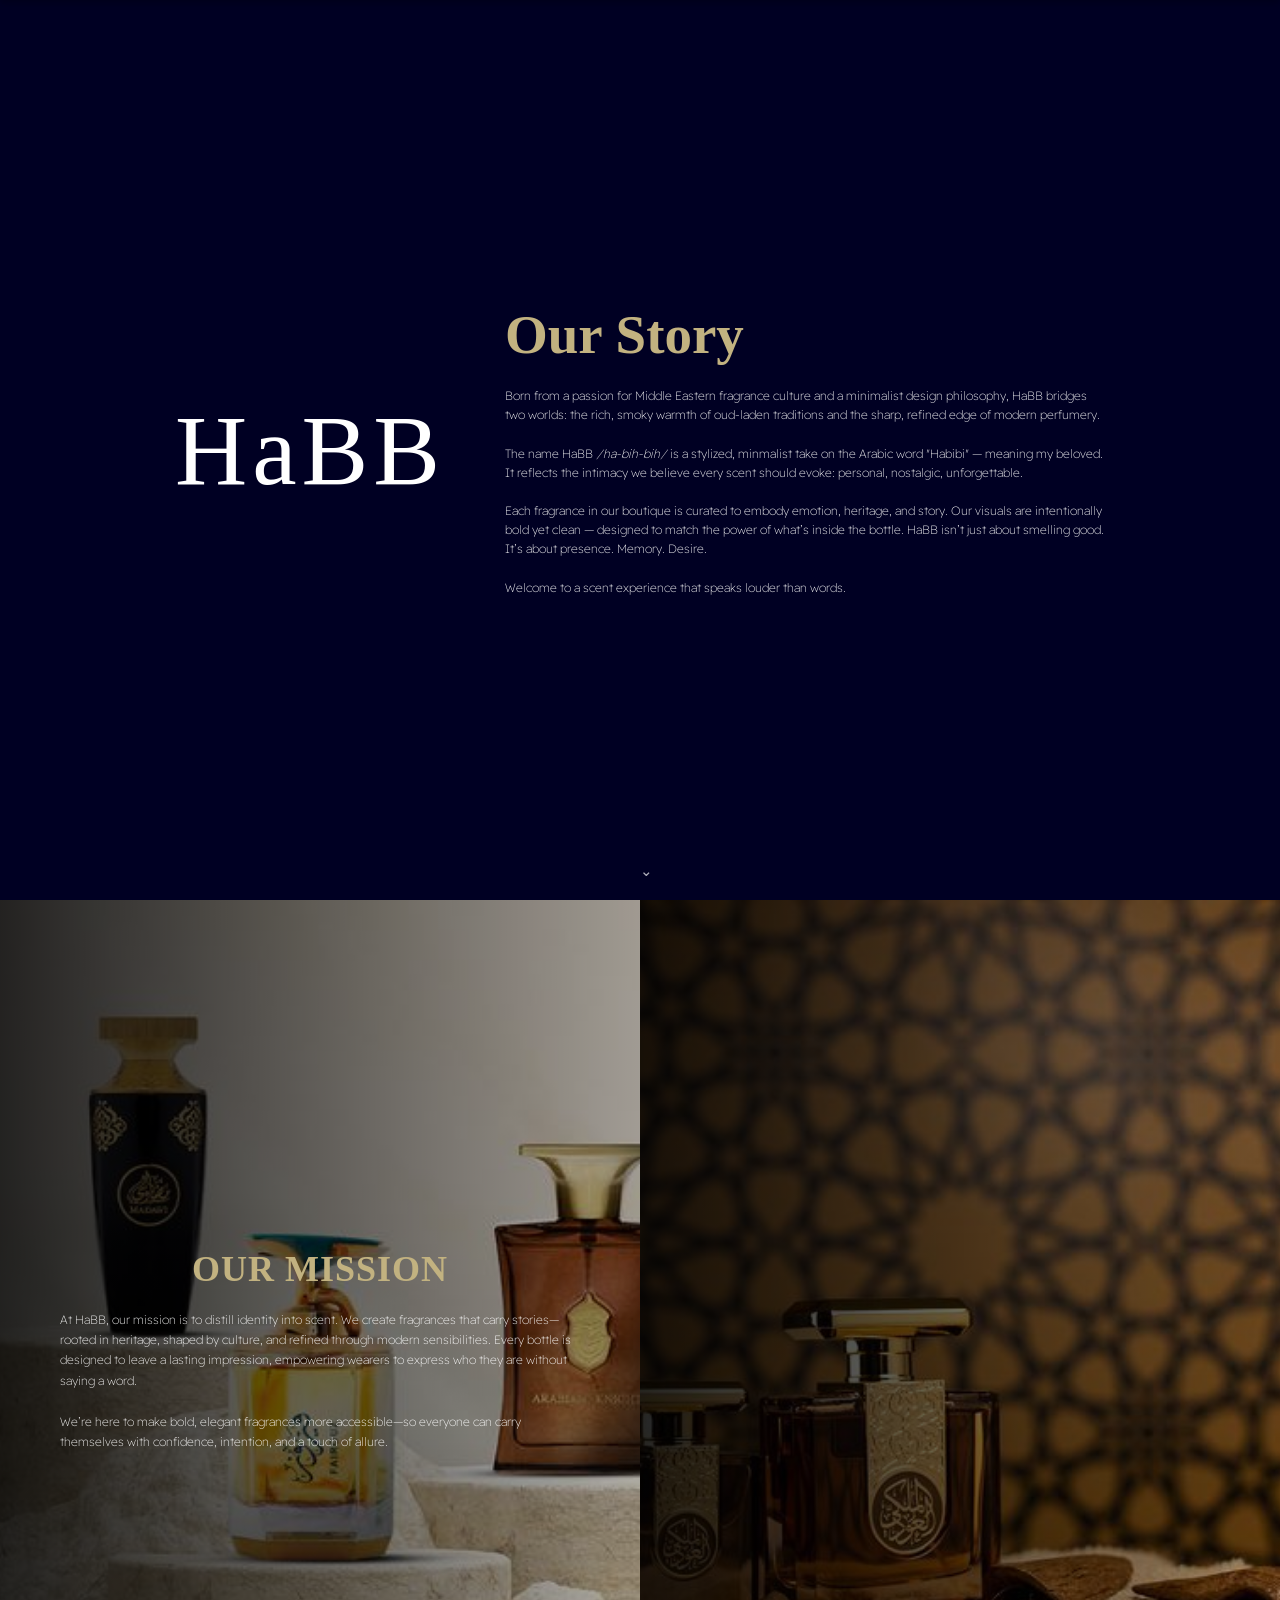
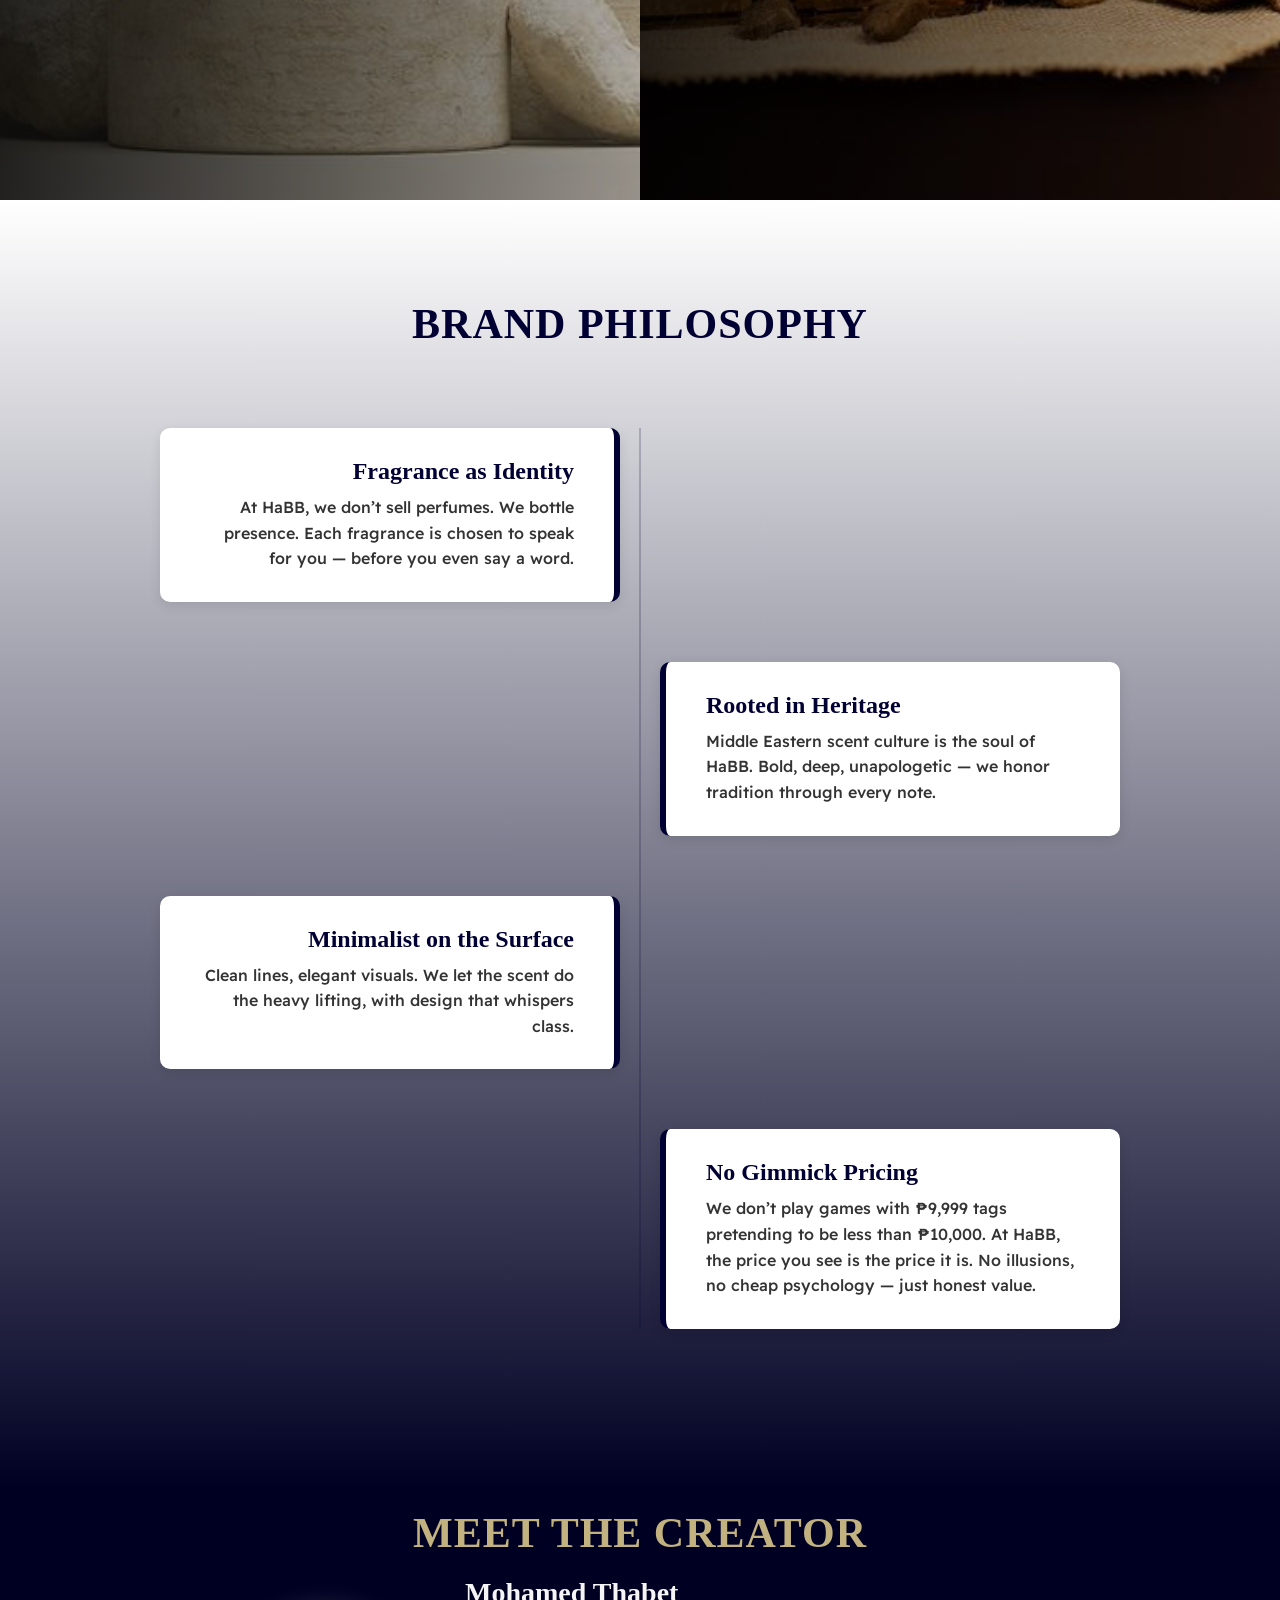
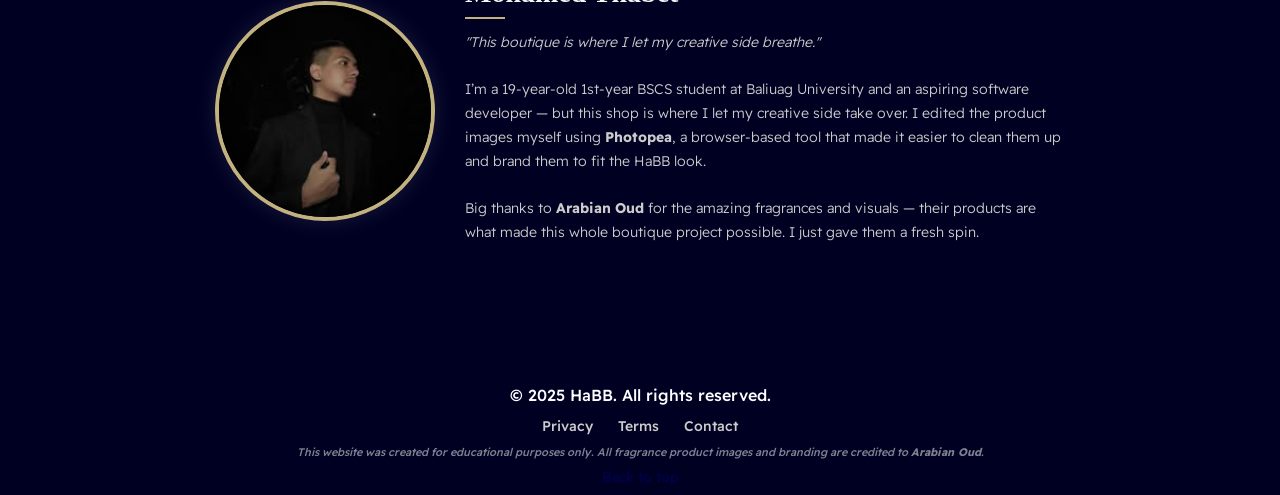
<file: about.html>
<!DOCTYPE html>
<html lang="en">

<head>
    <meta charset="UTF-8" />
    <meta name="viewport" content="width=device-width, initial-scale=1.0" />
    <link rel="icon" type="image/png" sizes="32x32" href="favicon-32x32.png">
    <link rel="icon" type="image/png" sizes="16x16" href="favicon-16x16.png">
    <title>About Us - HaBB</title>
    <link href="https://fonts.cdnfonts.com/css/theano-didot" rel="stylesheet" />
    <link href="https://fonts.googleapis.com/css2?family=Readex+Pro:wght@100;400;500;700&display=swap" rel="stylesheet">
    <link rel="stylesheet" href="nav.css" />
    <link rel="stylesheet" href="footer.css" />
    <style>
        body {
            font-family: 'Readex Pro', sans-serif;
            font-weight: 500;
            margin: 0;
            padding: 0;
            background-color: #000023;
            color: #333;
        }

        #navbar {
            position: fixed;
            top: 0;
            width: 100%;
            z-index: 1000;
            transform: translateY(-100%);
            transition: transform 0.3s ease;
        }

        #navbar.visible {
            transform: translateY(0);
        }

        .nav-reveal-zone {
            position: fixed;
            top: 0;
            left: 0;
            height: 10px;
            width: 100%;
            z-index: 999;
        }

        .our-story-animated-banner {
            width: 100%;
            height: 100vh;
            background-color: #000023;
            display: flex;
            align-items: center;
            justify-content: center;
            overflow: hidden;
            position: relative;
            z-index: 5;
        }

        .story-inner {
            display: flex;
            align-items: center;
            gap: 60px;
            padding: 40px;
            max-width: 1200px;
            opacity: 0;
            animation: fadeInWrapper 1s ease forwards;
            animation-delay: 0.2s;
        }

        .story-logo-text {
            font-family: 'Theano Didot', serif;
            font-size: 100px;
            font-style: normal;
            font-weight: 100;
            color: white;
            letter-spacing: 5px;
            opacity: 0;
            animation: fadeInLeft 1.5s ease forwards;
            animation-delay: 1s;
        }

        .story-text-container {
            color: white;
            max-width: 600px;
            text-align: left;
        }

        .story-heading {
            font-size: 55px;
            margin-bottom: 20px;
            opacity: 0;
            animation: fadeInRight 1.5s ease forwards;
            animation-delay: 2s;
        }

        .story-description {
            font-size: 12px;
            font-weight: 100;
            line-height: 1.6;
            opacity: 0;
            animation: fadeInUp 1.5s ease forwards;
            animation-delay: 2.5s;
        }

        .scroll-down {
            position: absolute;
            bottom: 20px;
            left: 50%;
            transform: translateX(-50%);
            z-index: 20;
            cursor: pointer;
            opacity: 0;
            font-size: 15px;
            color: #fff;
            animation-delay: 3s;
            transition: opacity 0.5s ease;
        }

        .scroll-down.visible {
            animation: scrollArrowEnter 1.5s ease forwards, bounce 1.5s infinite;
            opacity: 0.7;
            pointer-events: auto;
        }

        .scroll-down.hidden {
            opacity: 0 !important;
            pointer-events: none;
        }

        @keyframes bounce {

            0%,
            100% {
                transform: translateX(-50%) translateY(0);
            }

            50% {
                transform: translateX(-50%) translateY(10px);
            }
        }

        @keyframes fadeInWrapper {
            from {
                opacity: 0;
            }

            to {
                opacity: 1;
            }
        }

        @keyframes fadeInLeft {
            from {
                transform: translateX(-60px);
                opacity: 0;
            }

            to {
                transform: translateX(0);
                opacity: 1;
            }
        }

        @keyframes fadeInRight {
            from {
                transform: translateX(-60px);
                opacity: 0;
            }

            to {
                transform: translateX(0);
                opacity: 1;
            }
        }

        @keyframes fadeInUp {
            from {
                transform: translateY(40px);
                opacity: 0;
            }

            to {
                transform: translateY(0);
                opacity: 1;
            }
        }

        @keyframes scrollArrowEnter {
            from {
                transform: translateY(-40px);
                opacity: 0;
            }

            to {
                transform: translateY(0);
                opacity: 0.7;
            }
        }

        .mission-vision-section {
            display: flex;
            flex-direction: row;
        }

        .split {
            background-color: #000023;
            width: 100%;
            height: 100vh;
            background-size: cover;
            background-position: center;
            position: relative;
            display: flex;
            align-items: center;
            justify-content: center;
            text-align: left;
        }

        .left-side {
            background-image: linear-gradient(to right, rgba(0, 0, 0, 0.85), rgba(0, 0, 0, 0.3)), url('assets/AboutUsMission.jpg');
        }

        .right-side {
            background-image: linear-gradient(to right, rgba(0, 0, 0, 0.85), rgba(0, 0, 0, 0.3)), url('assets/AboutUsVision.jpg');
        }

        .overlay-content {
            border-radius: 0;
            padding: 60px;
            width: 100%;
            height: 100%;
            color: white;
            opacity: 0;
            transform: translateY(20px);
            display: flex;
            align-items: center;
            justify-content: center;
            flex-direction: column;
            text-align: left;
        }

        .overlay-content h2 {
            font-size: 36px;
            margin-bottom: 20px;
            font-weight: 600;
            letter-spacing: 1px;
            text-transform: uppercase;
        }

        .overlay-content p {
            font-weight: 100;
            font-size: 12px;
            line-height: 1.7;
        }

        .overlay-content h2,
        .overlay-content p {
            opacity: 0;
            transform: translateY(20px);
            transition: opacity 0.6s ease, transform 0.6s ease;
        }

        .overlay-content.visible {
            opacity: 1;
            transform: translateY(0);
            transition: opacity 0.6s ease, transform 0.6s ease;
        }

        .overlay-content .visible,
        .overlay-content h2.visible,
        .overlay-content p.visible {
            opacity: 1;
            transform: translateY(0);
        }

        h1,
        h2,
        h3 {
            color: #C2B280;
            font-family: 'Theano Didot', serif;
        }

        .brand-philosophy-section {
            padding: 100px 20px;
            background: linear-gradient(to top, #000023 0%, #ffffff 100%);
            position: relative;
        }

        .philosophy-title {
            text-align: center;
            font-size: 42px;
            color: #000033;
            margin-bottom: 80px;
            text-transform: uppercase;
            letter-spacing: 1px;
        }

        .timeline {
            position: relative;
            max-width: 1000px;
            margin: auto;
            padding: 0 20px;
        }

        .timeline::before {
            content: '';
            position: absolute;
            top: 0;
            bottom: 0;
            left: 50%;
            width: 2px;
            background: rgba(0, 0, 51, 0.2);
            transform: translateX(-50%);
        }

        .timeline-item {
            position: relative;
            width: 100%;
            display: flex;
            justify-content: flex-end;
            margin-bottom: 60px;
            opacity: 0;
            transform: translateY(20px);
            transition: all 0.7s ease-out;
        }

        .timeline-item.left {
            justify-content: flex-start;
        }

        .timeline-content {
            background-color: white;
            padding: 30px 40px;
            border-radius: 10px;
            max-width: 460px;
            box-shadow: 0 4px 12px rgba(0, 0, 0, 0.1);
        }

        .timeline-item.left .timeline-content {
            border-right: 6px solid #000033;
            text-align: right;
        }

        .timeline-item.right .timeline-content {
            border-left: 6px solid #000033;
        }

        .timeline-content h3 {
            margin-top: 0;
            font-size: 24px;
            margin-bottom: 10px;
            color: #000033;
        }

        .timeline-content p {
            font-size: 16px;
            line-height: 1.6;
            color: #333;
        }

        .timeline-item.in-view {
            opacity: 1;
            transform: translateY(0);
        }

        .meet-creator-section {
            display: flex;
            align-items: center;
            justify-content: center;
            gap: 40px;
            padding: 20px 40px;
            padding-bottom: 100px;
            background-color: #000023;
            color: #EAEAEA;
            flex-wrap: wrap;
        }

        .creator-photo {
            width: 220px;
            height: 220px;
            border-radius: 50%;
            object-fit: cover;
            border: 4px solid #C2B280;
            box-shadow: 0 0 20px rgba(255, 255, 255, 0.1);
        }

        .creator-bio {
            max-width: 600px;
        }

        .creator-bio h3 {
            font-size: 28px;
            font-family: 'Theano Didot', serif;
            color: #F5F5F5;
            margin-bottom: 12px;
        }

        .creator-bio p {
            font-size: 14px;
            line-height: 1.7;
            font-weight: 300;
            color: #ccc;
        }

        .creator-bio h3::after {
            content: '';
            display: block;
            width: 40px;
            height: 2px;
            background-color: #C2B280;
            margin-top: 8px;
        }

        .meet-creator-title {
            text-align: center;
            font-size: 42px;
            color: #C2B280;
            background-color: #000023;
            text-transform: uppercase;
            letter-spacing: 1px;
            padding-top: 20px;
        }

        .meet-creator-section {
            display: flex;
            align-items: center;
            gap: 30px;
            flex-wrap: wrap;
        }

        .meet-creator-photo,
        .meet-creator-text {
            opacity: 0;
            transform: translateY(30px);
            transition: opacity 0.7s ease, transform 0.7s ease;
        }

        .meet-creator-photo.in-view,
        .meet-creator-text.in-view {
            opacity: 1;
            transform: translateY(0);
        }
    </style>
</head>

<body>
    <header>
        <div class="nav-reveal-zone"></div>
        <nav id="navbar">
            <div class="nav-left">
                <a href="index.html">Home</a>

                <div class="drawer-wrapper">
                    <a href="shop.html" class="drawer-trigger">Shop</a>
                </div>
                <div class="drawer horizontal-drawer shop-drawer">
                    <a href="shop.html?category=all">All</a>
                    <a href="shop.html?category=best">Best Sellers</a>
                    <a href="shop.html?category=new">New Arrivals</a>
                </div>

                <div class="drawer-wrapper">
                    <a href="about.html" class="drawer-trigger">About</a>
                </div>
                <div class="drawer horizontal-drawer about-drawer">
                    <a href="about.html">About Us</a>
                    <a href="contact.html">Visit Us</a>
                    <a href="privacy.html">Privacy</a>
                    <a href="terms.html">Terms</a>
                </div>
            </div>

            <div class="nav-center">
                <a href="index.html">
                    <img src="assets/HaBBLogoWhite.png" alt="HaBB Logo" class="logo" />
                </a>
            </div>
        </nav>
    </header>

    <main>
        <section class="our-story-animated-banner">
            <div class="story-inner">
                <h1 class="story-logo-text">HaBB</h1>
                <div class="story-text-container">
                    <h1 class="story-heading">Our Story</h1>
                    <p class="story-description">
                        Born from a passion for Middle Eastern fragrance culture and a minimalist design philosophy,
                        HaBB bridges two worlds: the rich, smoky warmth of oud-laden traditions and the sharp, refined
                        edge of modern perfumery. <br><br>

                        The name HaBB <i>/ha-bih-bih/</i> is a stylized, minmalist take on the Arabic word "Habibi" —
                        meaning my beloved. It
                        reflects the intimacy we believe every scent should evoke: personal, nostalgic,
                        unforgettable.<br><br>

                        Each fragrance in our boutique is curated to embody emotion, heritage, and story. Our visuals
                        are intentionally bold yet clean — designed to match the power of what’s inside the bottle. HaBB
                        isn’t just about smelling good. It’s about presence. Memory. Desire.<br><br>

                        Welcome to a scent experience that speaks louder than words.
                    </p>
                </div>
            </div>
            <div class="scroll-down"
                onclick="document.getElementById('featured').scrollIntoView({ behavior: 'smooth' });">
                ⌄
            </div>
        </section>

        <section class="mission-vision-section">
            <div class="split left-side">
                <div class="overlay-content">
                    <h2>Our Mission</h2>
                    <p>
                        At HaBB, our mission is to distill identity into scent. We create fragrances that carry
                        stories—rooted in heritage, shaped by culture, and refined through modern sensibilities. Every
                        bottle is designed to leave a lasting impression, empowering wearers to express who they are
                        without saying a word. <br><br>

                        We’re here to make bold, elegant fragrances more accessible—so everyone can carry themselves
                        with confidence, intention, and a touch of allure.
                    </p>
                </div>
            </div>
            <div class="split right-side">
                <div class="overlay-content">
                    <h2>Our Vision</h2>
                    <p>
                        We envision HaBB as a defining voice in modern perfumery—where storytelling and scent go hand in
                        hand. Our goal is to grow into a global name that represents more than fragrance: a lifestyle
                        grounded in depth, authenticity, and understated luxury.<br><br>

                        As we evolve, we aim to inspire a community that values both tradition and individuality, where
                        scent becomes a signature, not just an accessory.
                    </p>
                </div>
            </div>
        </section>

        <section class="brand-philosophy-section">
            <h2 class="philosophy-title">Brand Philosophy</h2>
            <div class="timeline">
                <div class="timeline-item left">
                    <div class="timeline-content">
                        <h3>Fragrance as Identity</h3>
                        <p>At HaBB, we don’t sell perfumes. We bottle presence. Each fragrance is chosen to speak for
                            you — before you even say a word.</p>
                    </div>
                </div>
                <div class="timeline-item right">
                    <div class="timeline-content">
                        <h3>Rooted in Heritage</h3>
                        <p>Middle Eastern scent culture is the soul of HaBB. Bold, deep, unapologetic — we honor
                            tradition through every note.</p>
                    </div>
                </div>
                <div class="timeline-item left">
                    <div class="timeline-content">
                        <h3>Minimalist on the Surface</h3>
                        <p>Clean lines, elegant visuals. We let the scent do the heavy lifting, with design that
                            whispers class.</p>
                    </div>
                </div>
                <div class="timeline-item right">
                    <div class="timeline-content">
                        <h3>No Gimmick Pricing</h3>
                        <p>We don’t play games with ₱9,999 tags pretending to be less than ₱10,000. At HaBB, the price
                            you see is the price it is. No illusions, no cheap psychology — just honest value.</p>
                    </div>
                </div>
            </div>
        </section>

        <section>
            <h2 class="meet-creator-title">Meet the Creator</h2>
            <div class="meet-creator-section">
                <img src="assets/about-me.jpg" alt="Creator Photo" class="creator-photo meet-creator-photo" />
                <div class="creator-bio meet-creator-text">
                    <h3>Mohamed Thabet</h3>
                    <p>
                        <em>"This boutique is where I let my creative side breathe."</em><br><br>
                        I’m a 19-year-old 1st-year BSCS student at Baliuag University and an aspiring software developer
                        — but
                        this shop is where I let my creative side take over. I edited the product images myself using
                        <strong>Photopea</strong>, a browser-based tool that made it easier to clean them up and brand
                        them to fit the HaBB look.<br><br>
                        Big thanks to <strong>Arabian Oud</strong> for the amazing fragrances and visuals — their
                        products are what made this whole boutique project possible. I just gave them a fresh spin.
                    </p>
                </div>
            </div>
        </section>
    </main>

    <footer class="footer">
        <div class="footer-content">
            <p>&copy; 2025 HaBB. All rights reserved.</p>
            <div class="footer-links">
                <a href="#">Privacy</a>
                <a href="#">Terms</a>
                <a href="contact.html">Contact</a>
            </div>
            <p class="disclaimer">
                This website was created for educational purposes only. All fragrance product images and branding
                are
                credited to <strong>Arabian Oud</strong>.
            </p>
            <button onclick="window.scrollTo({top: 0, behavior: 'smooth'})" class="back-to-top-btn">Back to
                top</button>
        </div>
    </footer>

    <script src="nav.js"></script>
    <script>
        //wait for site load
        document.addEventListener("DOMContentLoaded", () => {
            //show nav when mouse on top of site
            const navbar = document.getElementById('navbar');
            const revealZone = document.querySelector('.nav-reveal-zone');
            let hideTimeout;

            revealZone.addEventListener('mouseenter', () => {
                clearTimeout(hideTimeout); //clear hide timeout
                navbar.classList.add('visible'); //show navbar
            });

            navbar.addEventListener('mouseenter', () => {
                clearTimeout(hideTimeout); //clear hide timeout
            });

            navbar.addEventListener('mouseleave', () => {
                hideTimeout = setTimeout(() => {
                    navbar.classList.remove('visible'); //hide navbar
                }, 300); //delay
            });

            //mission and vision sections
            const missionSection = document.querySelector('.left-side .overlay-content');
            const visionSection = document.querySelector('.right-side .overlay-content');

            const h2Left = missionSection?.querySelector('h2'); //get h2 from mission
            const pLeft = missionSection?.querySelector('p'); //get p from mission
            const h2Right = visionSection?.querySelector('h2'); //get h2 from vision
            const pRight = visionSection?.querySelector('p'); //get p from vision

            if (h2Left && pLeft && h2Right && pRight) {
                const mvObserver = new IntersectionObserver((entries, observer) => {
                    entries.forEach(entry => {
                        if (entry.isIntersecting) {
                            const content = entry.target;
                            content.classList.add('visible'); //show section

                            //show mission content
                            if (content === missionSection) {
                                setTimeout(() => h2Left.classList.add('visible'), 0); //show h2
                                setTimeout(() => pLeft.classList.add('visible'), 600); //show p
                            }

                            //show vision content
                            if (content === visionSection) {
                                setTimeout(() => h2Right.classList.add('visible'), 1200); //show h2
                                setTimeout(() => pRight.classList.add('visible'), 1800); //show p
                            }

                            observer.unobserve(entry.target); //stop observing
                        }
                    });
                }, { threshold: 0.3 });

                mvObserver.observe(missionSection); //observe mission
                mvObserver.observe(visionSection); //observe vision
            }

            //scroll arrow
            const scrollArrow = document.querySelector('.scroll-down');
            let ticking = false;

            setTimeout(() => {
                scrollArrow.classList.add('visible'); //show arrow after 3s
            }, 3000);

            function handleScroll() {
                const currentScrollY = window.scrollY; //get scroll position
                ticking = false;

                if (currentScrollY > 50) {
                    scrollArrow.classList.remove('visible'); //hide arrow when go down
                    scrollArrow.classList.add('hidden');
                } else {
                    scrollArrow.classList.remove('hidden'); //show arrow when go up
                    scrollArrow.classList.add('visible');
                }
            }

            //timeline items
            const timelineObserver = new IntersectionObserver(entries => {
                entries.forEach(entry => {
                    if (entry.isIntersecting) {
                        entry.target.classList.add('in-view'); //add in-view class
                    }
                });
            }, { threshold: 0.2 });

            document.querySelectorAll('.timeline-item').forEach(item => {
                timelineObserver.observe(item); //observe each timeline item
            });

            window.addEventListener('scroll', () => {
                if (!ticking) {
                    window.requestAnimationFrame(handleScroll); //handle scroll
                    ticking = true;
                }
            });
        });

        //meet creator section
        const photo = document.querySelector('.meet-creator-photo'); //get photo
        const text = document.querySelector('.meet-creator-text'); //get text

        const creatorObserver = new IntersectionObserver(entries => {
            entries.forEach(entry => {
                if (entry.isIntersecting) {
                    photo.classList.add('in-view'); //show photo
                    setTimeout(() => text.classList.add('in-view'), 400); //show text after delay
                    creatorObserver.unobserve(entry.target); //stop observing
                }
            });
        }, { threshold: 0.3 });

        if (photo && text) {
            creatorObserver.observe(document.querySelector('.meet-creator-section')); //observe section
        }
    </script>
</body>

</html>
</file>
<file: nav.css>
* {
    margin: 0;
    padding: 0;
    box-sizing: border-box;
}

main {
    width: 100%;
    height: 100%;
    overflow-x: hidden;
    padding: 0;
    margin: 0;
    background: white;
}

nav {
    position: fixed;
    width: 100%;
    top: 0;
    z-index: 100;
    display: flex;
    justify-content: space-between;
    align-items: center;
    padding: 12px 24px;
    background-color: #000023;
    box-shadow: 0 4px 6px rgba(0, 0, 0, 0.2);
    transform: translateY(0);
}

.nav-left a {
    position: relative;
    display: inline-block;
    padding-bottom: 4px;
    transition: color 0.3s ease;
    color: white;
    text-decoration: none;
}

.nav-left a::after {
    content: "";
    position: absolute;
    left: 50%;
    bottom: 0;
    transform: translateX(-50%) scaleX(0);
    transform-origin: center;
    width: 60%;
    height: 2px;
    background-color: white;
    transition: transform 0.3s ease;
    color: #ddd;
    text-decoration: none;
}

.nav-left a:hover::after {
    transform: translateX(-50%) scaleX(1);
}

.nav-center {
    flex: 0;
    position: absolute;
    left: 50%;
    transform: translateX(-50%);
    height: 50px;
    object-fit: contain;
}

.nav-left {
    display: flex;
    gap: 20px;
    margin-top: 20px;
}


.nav-left a:hover {
    color: #ddd;
}

.logo {
    height: 30px;
    object-fit: contain;
    margin-top: 10px;
    max-width: 100%;
}

.drawer-wrapper {
    position: relative;
}

.drawer-trigger {
    position: relative;
    z-index: 110;
}

.drawer {
    display: none;
    position: absolute;
    top: 100%;
    left: 0;
    width: 100vw;
    background-color: #000033;
    padding: 15px 60px;
    gap: 40px;
    justify-content: flex-start;
    border-top: 1px solid #333;
    box-shadow: 0 6px 8px rgba(0, 0, 0, 0.2);
    z-index: 90;
}

.drawer a {
    color: white;
    text-decoration: none;
    font-weight: 400;
    transition: color 0.2s ease;
}

.drawer a:hover {
    color: #ddd;
}

.drawer-wrapper:hover .drawer {
    display: flex;
}

@keyframes slideDown {
    0% {
        opacity: 0;
        transform: translateY(-10px);
    }

    100% {
        opacity: 1;
        transform: translateY(0);
    }
}

.drawer {
    animation: slideDown 0.25s ease-out forwards;
    opacity: 0;
    transform: translateY(-10px);
    pointer-events: none;
}

.drawer.show {
    display: flex;
    opacity: 1;
    transform: translateY(0);
    pointer-events: auto;
}
</file>
<file: footer.css>
* {
    overscroll-behavior: none;
}

.footer {
    background-color: #000023;
    color: #fff;
    padding: 40px 20px;
    text-align: center;
    font-family: 'Readex Pro', sans-serif;
    font-weight: 500;
    padding-bottom: 0;
}

.footer-links {
    margin-top: 10px;
}

.footer-links a {
    color: #ccc;
    margin: 0 10px;
    text-decoration: none;
    font-size: 14px;
}

.footer-links a:hover {
    color: #fff;
}

.footer .disclaimer {
    margin-top: 10px;
    font-size: 11px;
    color: rgba(255, 255, 255, 0.5);
    text-align: center;
    font-style: italic;
}

.back-to-top-btn {
    background: none;
    border: none;
    font-size: 14px;
    width: 100px;
    height: 36px;
    cursor: pointer;
    color: #000050;
    font-family: 'Readex Pro', sans-serif;
}
</file>
